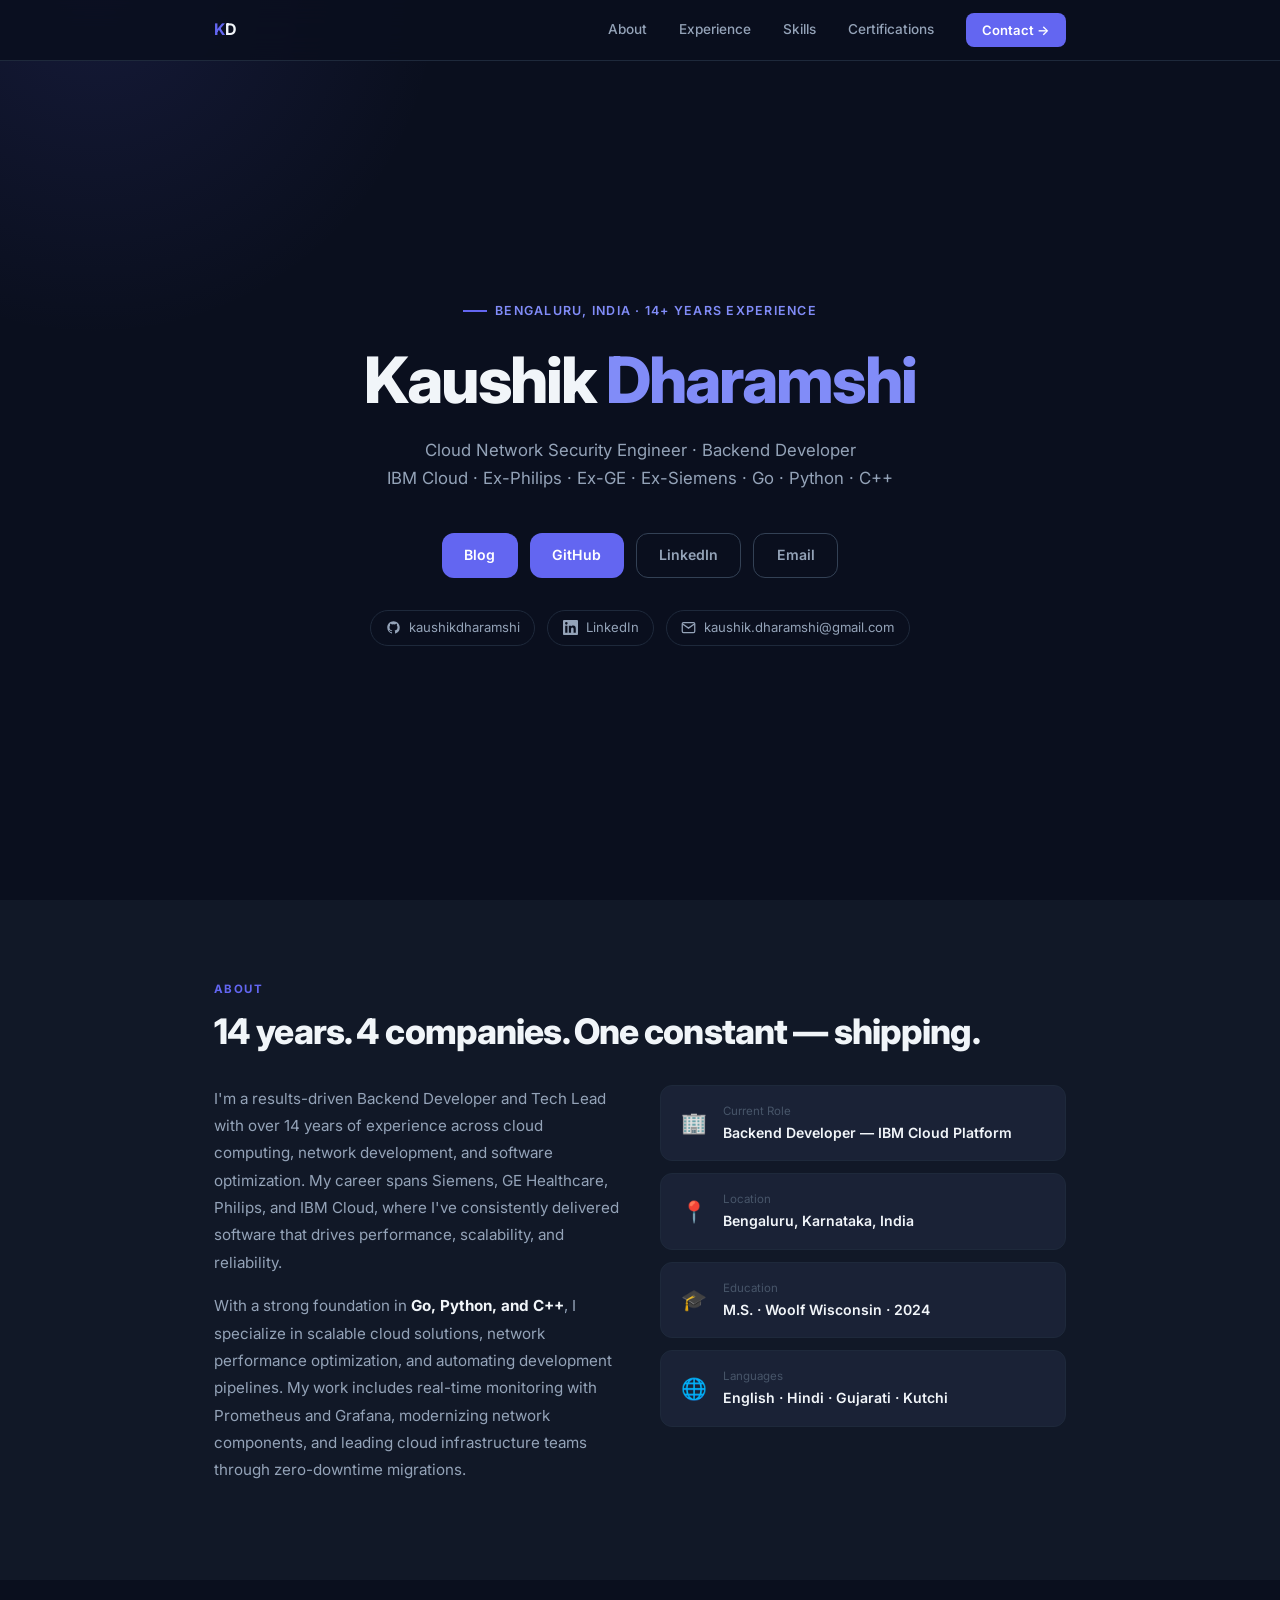
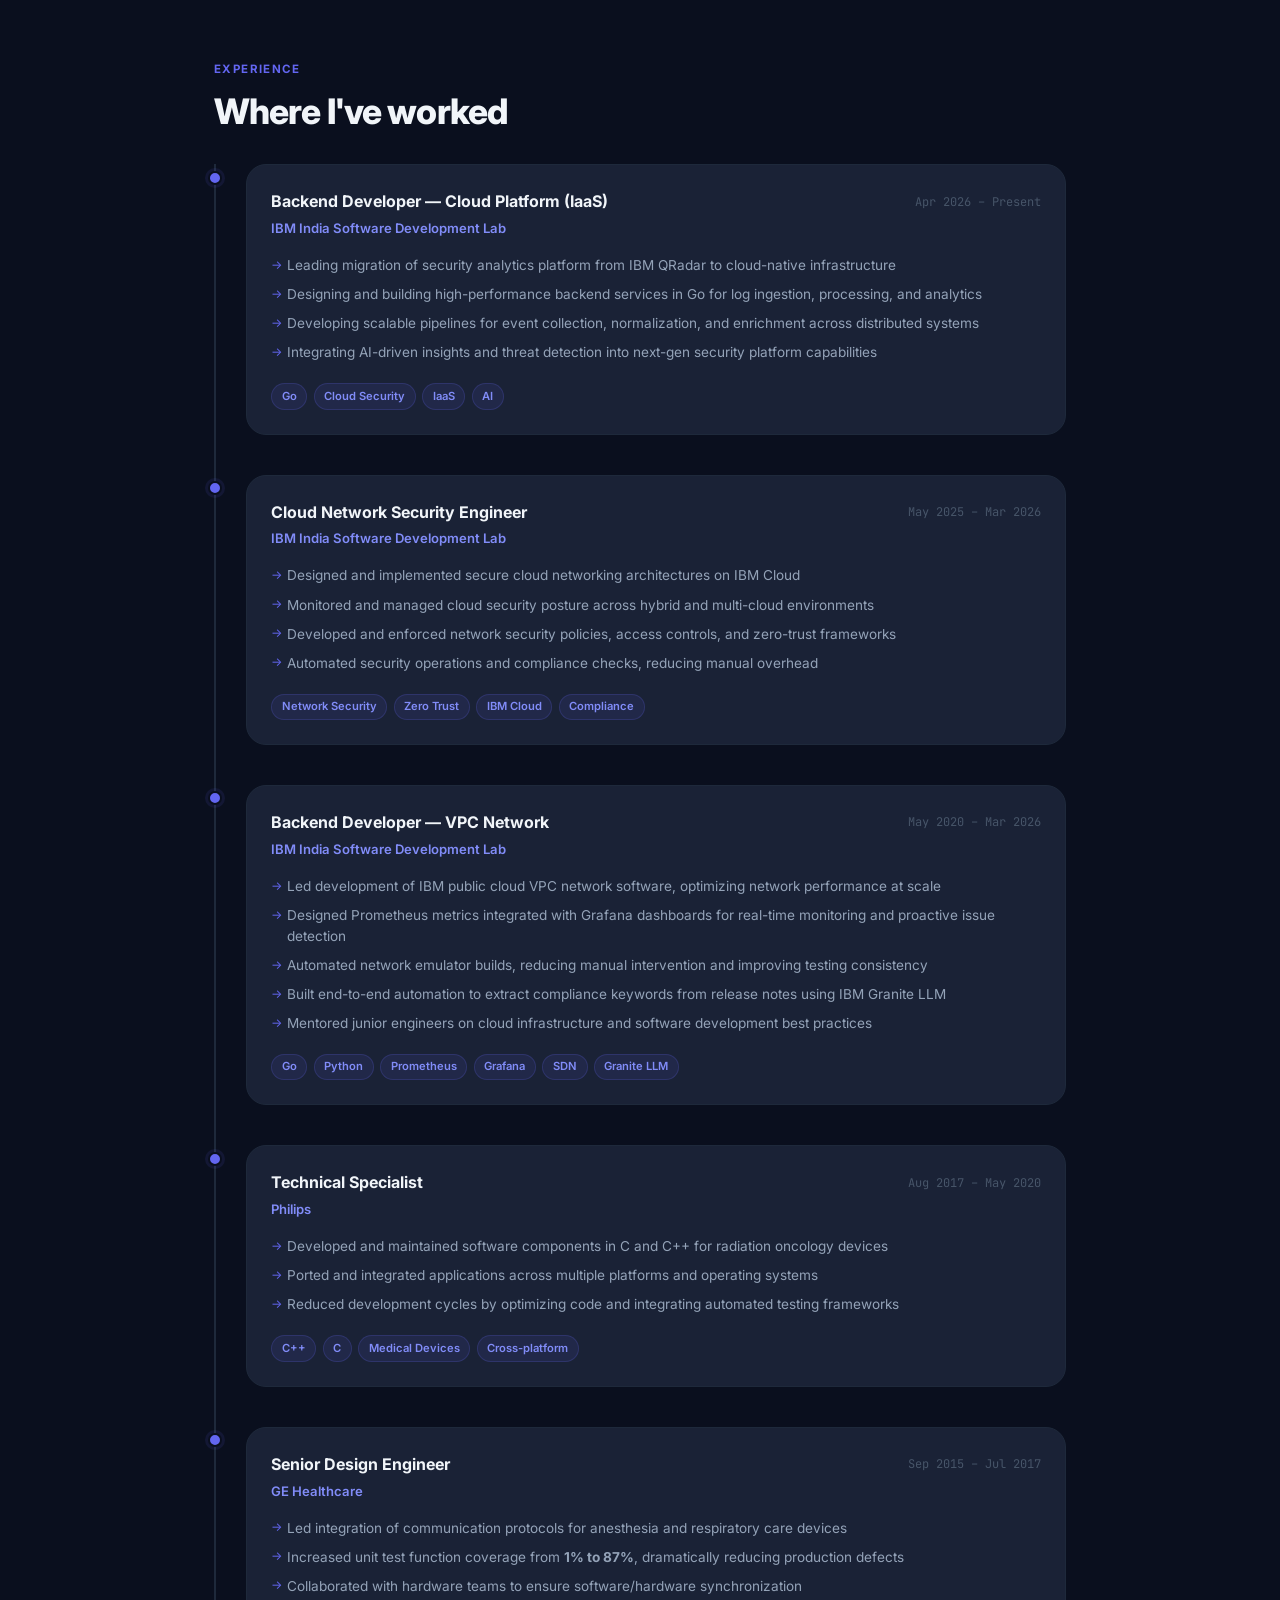
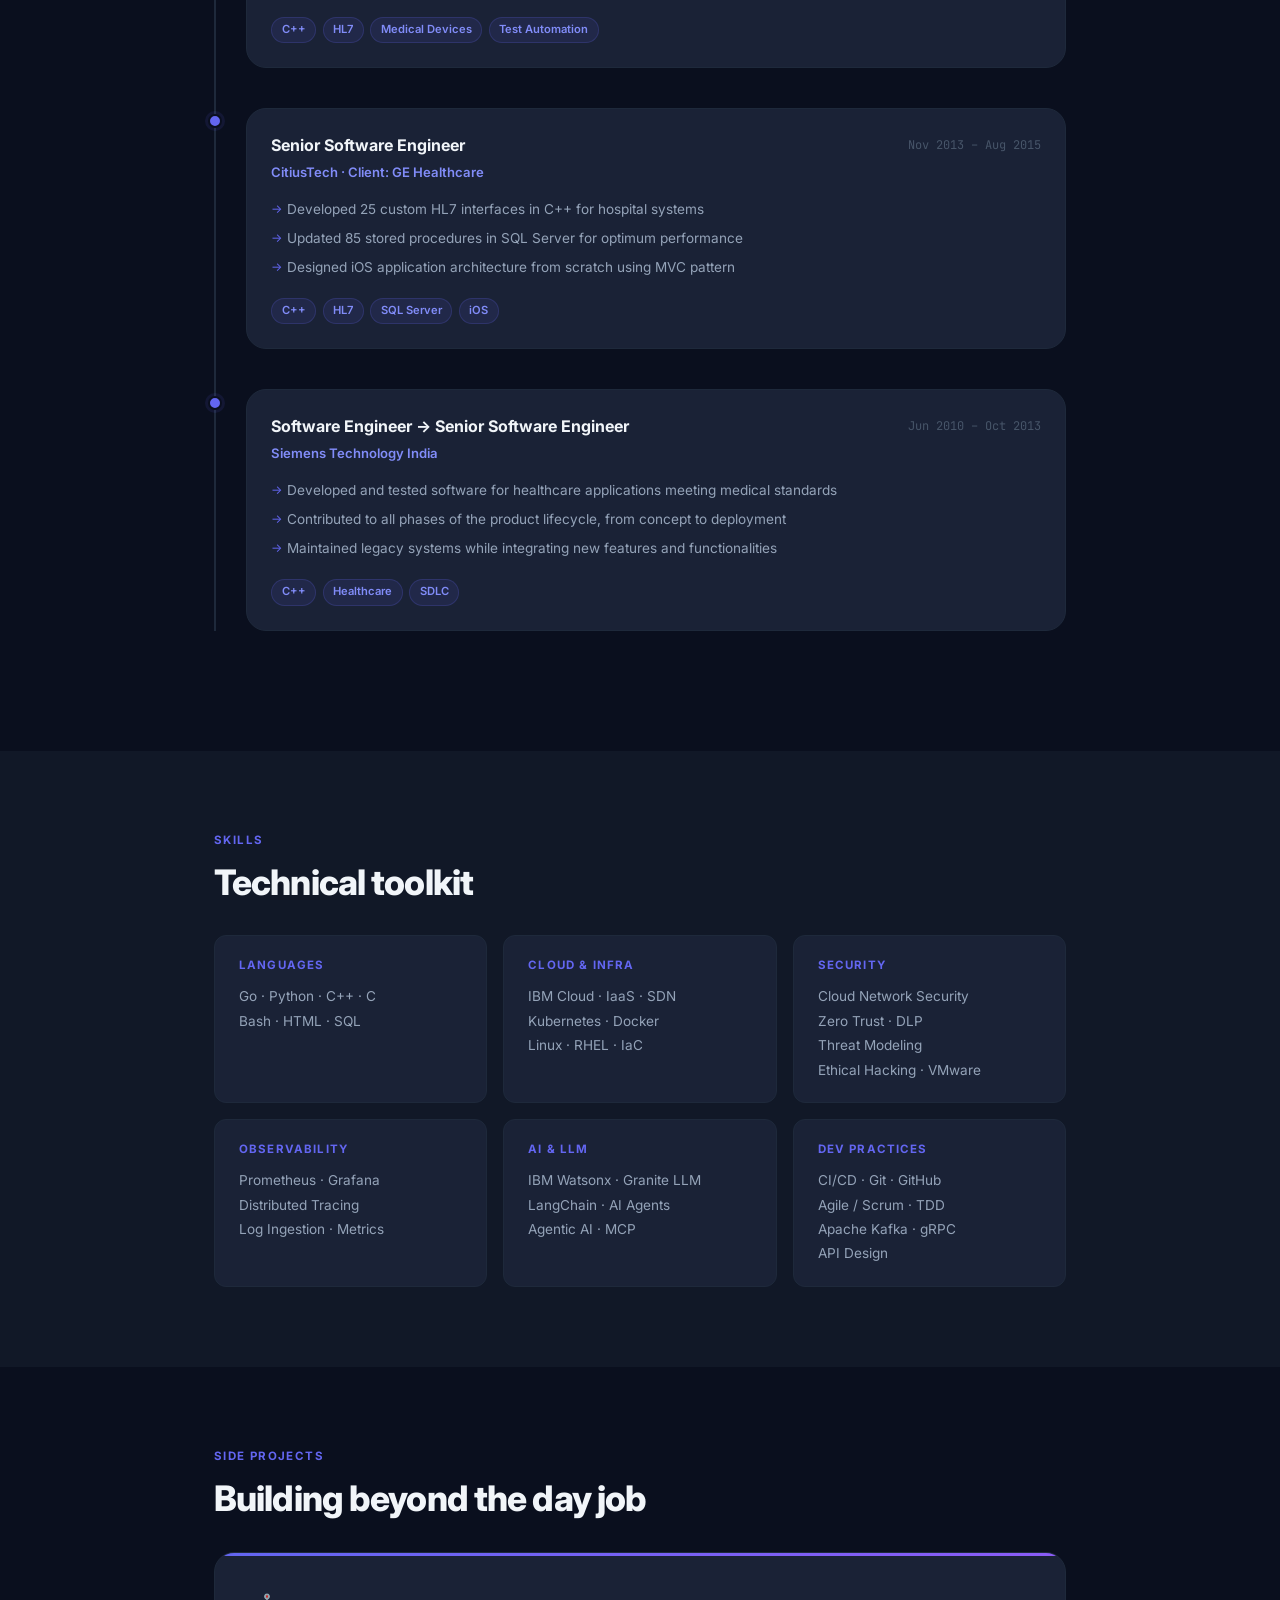
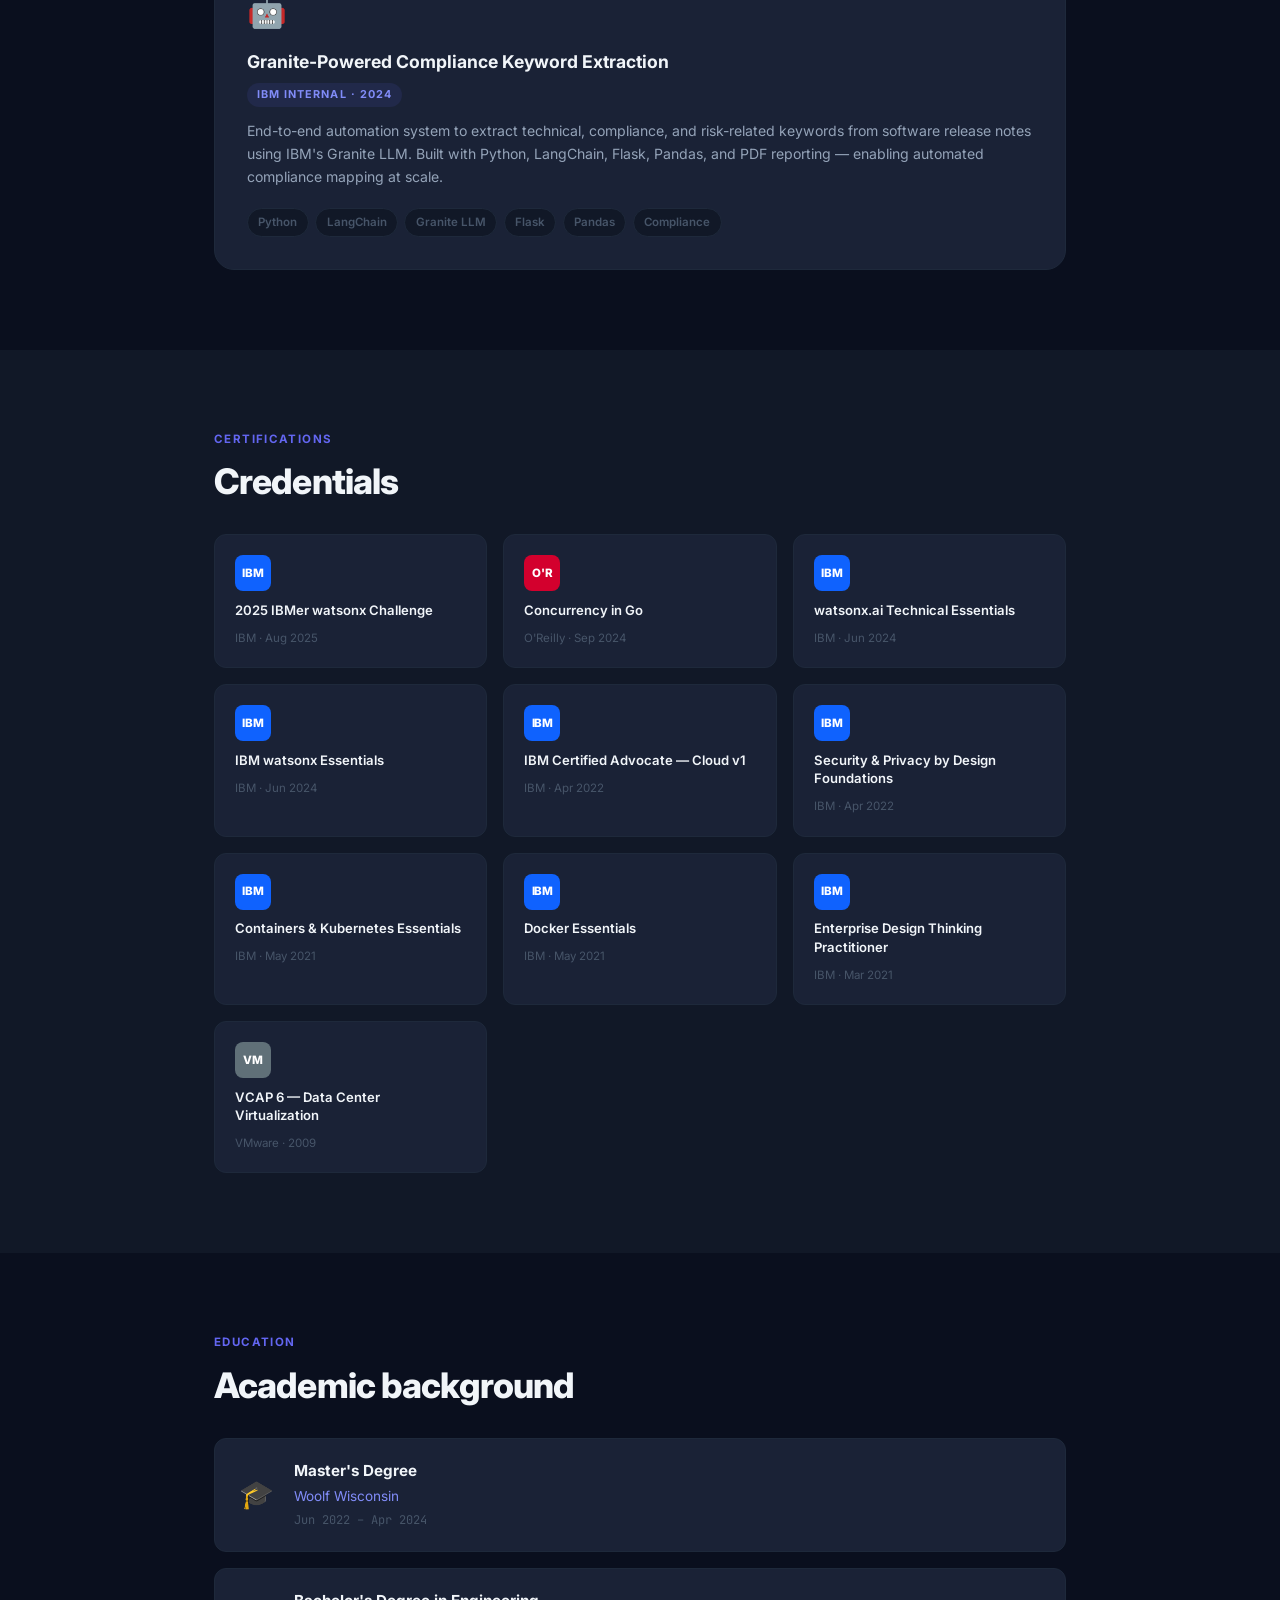
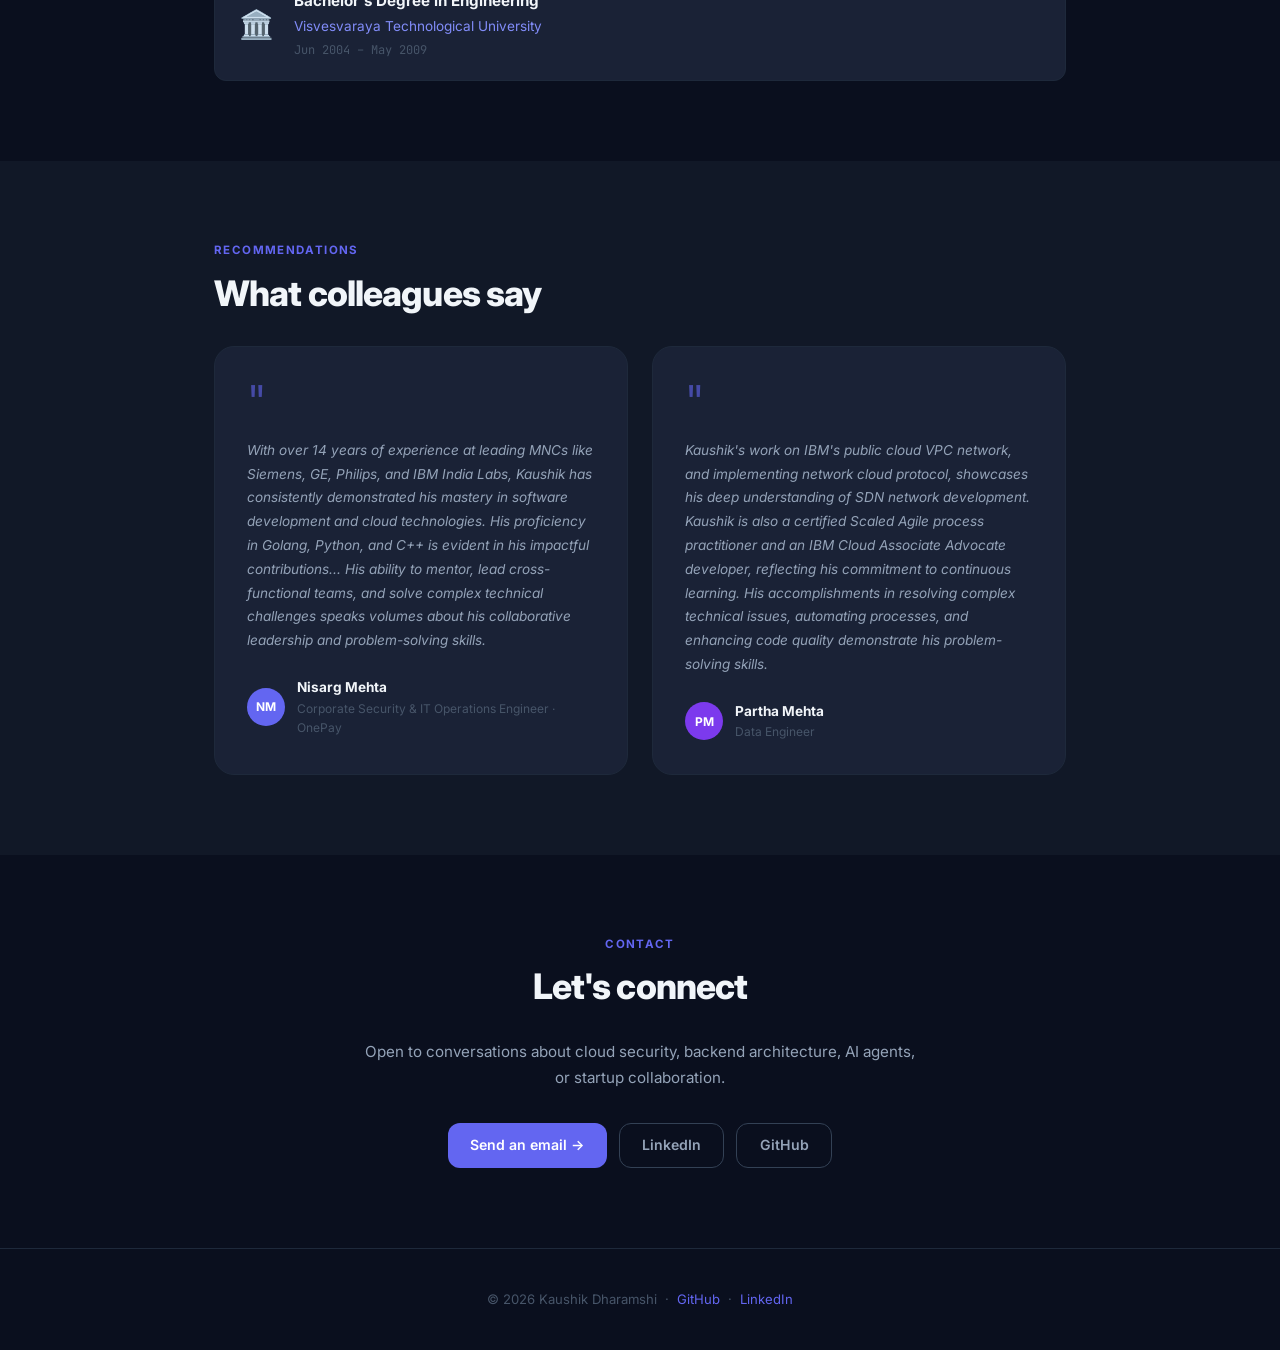
<file: index.html>
<!DOCTYPE html>
<html lang="en">
<head>
  <meta charset="UTF-8">
  <meta name="viewport" content="width=device-width, initial-scale=1.0">
  <title>Kaushik Dharamshi — Cloud Security Engineer & Backend Developer</title>
  <meta name="description" content="Kaushik Dharamshi — 14+ years in cloud infrastructure, backend development, and AI security. IBM Cloud, Go, Python, C++.">
  <meta name="author" content="Kaushik Dharamshi">
  <meta name="robots" content="index, follow">
  <link rel="canonical" href="https://kaushikdharamshi.com/">
  <meta property="og:type" content="profile">
  <meta property="og:title" content="Kaushik Dharamshi — Cloud Security Engineer & Backend Developer">
  <meta property="og:description" content="14+ years across IBM, Philips, GE, Siemens. Go · Python · Cloud Security · AI Agent Security.">
  <meta property="og:url" content="https://kaushikdharamshi.com/">
  <meta name="twitter:card" content="summary">
  <meta name="twitter:title" content="Kaushik Dharamshi — Cloud Security Engineer">
  <meta name="theme-color" content="#0a0f1e">
  <script type="application/ld+json">
  {
    "@context": "https://schema.org",
    "@type": "Person",
    "name": "Kaushik Dharamshi",
    "jobTitle": "Cloud Network Security Engineer & Backend Developer",
    "description": "14+ years of experience in cloud computing, network development, and AI security.",
    "email": "kaushik.dharamshi@gmail.com",
    "address": { "@type": "PostalAddress", "addressLocality": "Bengaluru", "addressRegion": "Karnataka", "addressCountry": "IN" },
    "worksFor": { "@type": "Organization", "name": "IBM India Software Development Lab" },
    "sameAs": [
      "https://github.com/kaushikdharamshi",
      "https://www.linkedin.com/in/kaushikdharamshi/"
    ]
  }
  </script>
  <link rel="icon" href="data:image/svg+xml,<svg xmlns='http://www.w3.org/2000/svg' viewBox='0 0 100 100'><text y='.9em' font-size='90'>K</text></svg>">
  <link rel="preconnect" href="https://fonts.googleapis.com">
  <link rel="preconnect" href="https://fonts.gstatic.com" crossorigin>
  <link href="https://fonts.googleapis.com/css2?family=Inter:wght@400;500;600;700;800&family=JetBrains+Mono:wght@400;500&display=swap" rel="stylesheet">
  <link rel="stylesheet" href="css/style.css">
</head>
<body>

  <!-- Nav -->
  <nav>
    <div class="nav-inner">
      <a href="#" class="nav-brand"><span>K</span>D</a>
      <div class="nav-links">
        <a href="#about">About</a>
        <a href="#experience">Experience</a>
        <a href="#skills">Skills</a>
        <a href="#certifications">Certifications</a>
        <a href="#contact" class="nav-cta">Contact →</a>
      </div>
    </div>
  </nav>

  <!-- Hero -->
  <section class="hero">
    <div class="hero-inner" style="text-align:center;align-items:center;">
      <div class="hero-label" style="justify-content:center;">Bengaluru, India · 14+ years experience</div>
      <h1>Kaushik <span class="accent">Dharamshi</span></h1>
      <p class="hero-sub" style="margin-left:auto;margin-right:auto;">
        Cloud Network Security Engineer · Backend Developer
        <br>
        <span style="color:var(--dim);">IBM Cloud · Ex-Philips · Ex-GE · Ex-Siemens · Go · Python · C++</span>
      </p>
      <div class="hero-links" style="justify-content:center;">
        <a href="blog/openclaw-autonomous-agents/" class="btn btn-primary">Blog</a>
        <a href="https://github.com/kaushikdharamshi" class="btn btn-primary" target="_blank">GitHub</a>
        <a href="https://www.linkedin.com/in/kaushikdharamshi/" class="btn btn-outline" target="_blank">LinkedIn</a>
        <a href="mailto:kaushik.dharamshi@gmail.com" class="btn btn-outline">Email</a>
      </div>
      <div class="social-strip" style="justify-content:center;">
        <a href="https://github.com/kaushikdharamshi" target="_blank" class="social-chip">
          <svg viewBox="0 0 24 24" fill="currentColor"><path d="M12 2C6.477 2 2 6.484 2 12.017c0 4.425 2.865 8.18 6.839 9.504.5.092.682-.217.682-.483 0-.237-.008-.868-.013-1.703-2.782.605-3.369-1.343-3.369-1.343-.454-1.158-1.11-1.466-1.11-1.466-.908-.62.069-.608.069-.608 1.003.07 1.531 1.032 1.531 1.032.892 1.53 2.341 1.088 2.91.832.092-.647.35-1.088.636-1.338-2.22-.253-4.555-1.113-4.555-4.951 0-1.093.39-1.988 1.029-2.688-.103-.253-.446-1.272.098-2.65 0 0 .84-.27 2.75 1.026A9.564 9.564 0 0112 6.844a9.59 9.59 0 012.504.337c1.909-1.296 2.747-1.027 2.747-1.027.546 1.379.202 2.398.1 2.651.64.7 1.028 1.595 1.028 2.688 0 3.848-2.339 4.695-4.566 4.943.359.309.678.92.678 1.855 0 1.338-.012 2.419-.012 2.747 0 .268.18.58.688.482A10.019 10.019 0 0022 12.017C22 6.484 17.522 2 12 2z"/></svg>
          kaushikdharamshi
        </a>
        <a href="https://www.linkedin.com/in/kaushikdharamshi/" target="_blank" class="social-chip">
          <svg viewBox="0 0 24 24" fill="currentColor"><path d="M20.447 20.452h-3.554v-5.569c0-1.328-.027-3.037-1.852-3.037-1.853 0-2.136 1.445-2.136 2.939v5.667H9.351V9h3.414v1.561h.046c.477-.9 1.637-1.85 3.37-1.85 3.601 0 4.267 2.37 4.267 5.455v6.286zM5.337 7.433a2.062 2.062 0 01-2.063-2.065 2.064 2.064 0 112.063 2.065zm1.782 13.019H3.555V9h3.564v11.452zM22.225 0H1.771C.792 0 0 .774 0 1.729v20.542C0 23.227.792 24 1.771 24h20.451C23.2 24 24 23.227 24 22.271V1.729C24 .774 23.2 0 22.222 0h.003z"/></svg>
          LinkedIn
        </a>
        <a href="mailto:kaushik.dharamshi@gmail.com" class="social-chip">
          <svg viewBox="0 0 24 24" fill="none" stroke="currentColor" stroke-width="2"><path d="M4 4h16c1.1 0 2 .9 2 2v12c0 1.1-.9 2-2 2H4c-1.1 0-2-.9-2-2V6c0-1.1.9-2 2-2z"/><polyline points="22,6 12,13 2,6"/></svg>
          kaushik.dharamshi@gmail.com
        </a>
      </div>
    </div>
  </section>

  <!-- About -->
  <section id="about" class="alt">
    <div class="container">
      <div class="section-label">About</div>
      <h2>14 years. 4 companies. One constant — shipping.</h2>
      <div class="about-grid">
        <div class="about-text">
          <p>I'm a results-driven Backend Developer and Tech Lead with over 14 years of experience across cloud computing, network development, and software optimization. My career spans Siemens, GE Healthcare, Philips, and IBM Cloud, where I've consistently delivered software that drives performance, scalability, and reliability.</p>
          <p>With a strong foundation in <strong>Go, Python, and C++</strong>, I specialize in scalable cloud solutions, network performance optimization, and automating development pipelines. My work includes real-time monitoring with Prometheus and Grafana, modernizing network components, and leading cloud infrastructure teams through zero-downtime migrations.</p>
        </div>
        <div class="stat-list">
          <div class="stat-item">
            <span class="stat-icon">🏢</span>
            <div>
              <div class="stat-label">Current Role</div>
              <div class="stat-val">Backend Developer — IBM Cloud Platform</div>
            </div>
          </div>
          <div class="stat-item">
            <span class="stat-icon">📍</span>
            <div>
              <div class="stat-label">Location</div>
              <div class="stat-val">Bengaluru, Karnataka, India</div>
            </div>
          </div>
          <div class="stat-item">
            <span class="stat-icon">🎓</span>
            <div>
              <div class="stat-label">Education</div>
              <div class="stat-val">M.S. · Woolf Wisconsin · 2024</div>
            </div>
          </div>
          <div class="stat-item">
            <span class="stat-icon">🌐</span>
            <div>
              <div class="stat-label">Languages</div>
              <div class="stat-val">English · Hindi · Gujarati · Kutchi</div>
            </div>
          </div>
        </div>
      </div>
    </div>
  </section>

  <!-- Experience -->
  <section id="experience">
    <div class="container">
      <div class="section-label">Experience</div>
      <h2>Where I've worked</h2>
      <div class="timeline">

        <div class="timeline-item">
          <div class="tl-dot"></div>
          <div class="tl-content">
            <div class="tl-header">
              <div>
                <div class="tl-title">Backend Developer — Cloud Platform (IaaS)</div>
                <div class="tl-company">IBM India Software Development Lab</div>
              </div>
              <div class="tl-date">Apr 2026 – Present</div>
            </div>
            <ul class="tl-bullets">
              <li>Leading migration of security analytics platform from IBM QRadar to cloud-native infrastructure</li>
              <li>Designing and building high-performance backend services in Go for log ingestion, processing, and analytics</li>
              <li>Developing scalable pipelines for event collection, normalization, and enrichment across distributed systems</li>
              <li>Integrating AI-driven insights and threat detection into next-gen security platform capabilities</li>
            </ul>
            <div class="tl-tags"><span class="tag-pill">Go</span><span class="tag-pill">Cloud Security</span><span class="tag-pill">IaaS</span><span class="tag-pill">AI</span></div>
          </div>
        </div>

        <div class="timeline-item">
          <div class="tl-dot"></div>
          <div class="tl-content">
            <div class="tl-header">
              <div>
                <div class="tl-title">Cloud Network Security Engineer</div>
                <div class="tl-company">IBM India Software Development Lab</div>
              </div>
              <div class="tl-date">May 2025 – Mar 2026</div>
            </div>
            <ul class="tl-bullets">
              <li>Designed and implemented secure cloud networking architectures on IBM Cloud</li>
              <li>Monitored and managed cloud security posture across hybrid and multi-cloud environments</li>
              <li>Developed and enforced network security policies, access controls, and zero-trust frameworks</li>
              <li>Automated security operations and compliance checks, reducing manual overhead</li>
            </ul>
            <div class="tl-tags"><span class="tag-pill">Network Security</span><span class="tag-pill">Zero Trust</span><span class="tag-pill">IBM Cloud</span><span class="tag-pill">Compliance</span></div>
          </div>
        </div>

        <div class="timeline-item">
          <div class="tl-dot"></div>
          <div class="tl-content">
            <div class="tl-header">
              <div>
                <div class="tl-title">Backend Developer — VPC Network</div>
                <div class="tl-company">IBM India Software Development Lab</div>
              </div>
              <div class="tl-date">May 2020 – Mar 2026</div>
            </div>
            <ul class="tl-bullets">
              <li>Led development of IBM public cloud VPC network software, optimizing network performance at scale</li>
              <li>Designed Prometheus metrics integrated with Grafana dashboards for real-time monitoring and proactive issue detection</li>
              <li>Automated network emulator builds, reducing manual intervention and improving testing consistency</li>
              <li>Built end-to-end automation to extract compliance keywords from release notes using IBM Granite LLM</li>
              <li>Mentored junior engineers on cloud infrastructure and software development best practices</li>
            </ul>
            <div class="tl-tags"><span class="tag-pill">Go</span><span class="tag-pill">Python</span><span class="tag-pill">Prometheus</span><span class="tag-pill">Grafana</span><span class="tag-pill">SDN</span><span class="tag-pill">Granite LLM</span></div>
          </div>
        </div>

        <div class="timeline-item">
          <div class="tl-dot"></div>
          <div class="tl-content">
            <div class="tl-header">
              <div>
                <div class="tl-title">Technical Specialist</div>
                <div class="tl-company">Philips</div>
              </div>
              <div class="tl-date">Aug 2017 – May 2020</div>
            </div>
            <ul class="tl-bullets">
              <li>Developed and maintained software components in C and C++ for radiation oncology devices</li>
              <li>Ported and integrated applications across multiple platforms and operating systems</li>
              <li>Reduced development cycles by optimizing code and integrating automated testing frameworks</li>
            </ul>
            <div class="tl-tags"><span class="tag-pill">C++</span><span class="tag-pill">C</span><span class="tag-pill">Medical Devices</span><span class="tag-pill">Cross-platform</span></div>
          </div>
        </div>

        <div class="timeline-item">
          <div class="tl-dot"></div>
          <div class="tl-content">
            <div class="tl-header">
              <div>
                <div class="tl-title">Senior Design Engineer</div>
                <div class="tl-company">GE Healthcare</div>
              </div>
              <div class="tl-date">Sep 2015 – Jul 2017</div>
            </div>
            <ul class="tl-bullets">
              <li>Led integration of communication protocols for anesthesia and respiratory care devices</li>
              <li>Increased unit test function coverage from <strong>1% to 87%</strong>, dramatically reducing production defects</li>
              <li>Collaborated with hardware teams to ensure software/hardware synchronization</li>
            </ul>
            <div class="tl-tags"><span class="tag-pill">C++</span><span class="tag-pill">HL7</span><span class="tag-pill">Medical Devices</span><span class="tag-pill">Test Automation</span></div>
          </div>
        </div>

        <div class="timeline-item">
          <div class="tl-dot"></div>
          <div class="tl-content">
            <div class="tl-header">
              <div>
                <div class="tl-title">Senior Software Engineer</div>
                <div class="tl-company">CitiusTech · Client: GE Healthcare</div>
              </div>
              <div class="tl-date">Nov 2013 – Aug 2015</div>
            </div>
            <ul class="tl-bullets">
              <li>Developed 25 custom HL7 interfaces in C++ for hospital systems</li>
              <li>Updated 85 stored procedures in SQL Server for optimum performance</li>
              <li>Designed iOS application architecture from scratch using MVC pattern</li>
            </ul>
            <div class="tl-tags"><span class="tag-pill">C++</span><span class="tag-pill">HL7</span><span class="tag-pill">SQL Server</span><span class="tag-pill">iOS</span></div>
          </div>
        </div>

        <div class="timeline-item">
          <div class="tl-dot"></div>
          <div class="tl-content">
            <div class="tl-header">
              <div>
                <div class="tl-title">Software Engineer → Senior Software Engineer</div>
                <div class="tl-company">Siemens Technology India</div>
              </div>
              <div class="tl-date">Jun 2010 – Oct 2013</div>
            </div>
            <ul class="tl-bullets">
              <li>Developed and tested software for healthcare applications meeting medical standards</li>
              <li>Contributed to all phases of the product lifecycle, from concept to deployment</li>
              <li>Maintained legacy systems while integrating new features and functionalities</li>
            </ul>
            <div class="tl-tags"><span class="tag-pill">C++</span><span class="tag-pill">Healthcare</span><span class="tag-pill">SDLC</span></div>
          </div>
        </div>

      </div>
    </div>
  </section>

  <!-- Skills -->
  <section id="skills" class="alt">
    <div class="container">
      <div class="section-label">Skills</div>
      <h2>Technical toolkit</h2>
      <div class="skills-grid">
        <div class="skill-card">
          <div class="skill-cat">Languages</div>
          <div class="skill-list">Go · Python · C++ · C<br>Bash · HTML · SQL</div>
        </div>
        <div class="skill-card">
          <div class="skill-cat">Cloud & Infra</div>
          <div class="skill-list">IBM Cloud · IaaS · SDN<br>Kubernetes · Docker<br>Linux · RHEL · IaC</div>
        </div>
        <div class="skill-card">
          <div class="skill-cat">Security</div>
          <div class="skill-list">Cloud Network Security<br>Zero Trust · DLP<br>Threat Modeling<br>Ethical Hacking · VMware</div>
        </div>
        <div class="skill-card">
          <div class="skill-cat">Observability</div>
          <div class="skill-list">Prometheus · Grafana<br>Distributed Tracing<br>Log Ingestion · Metrics</div>
        </div>
        <div class="skill-card">
          <div class="skill-cat">AI & LLM</div>
          <div class="skill-list">IBM Watsonx · Granite LLM<br>LangChain · AI Agents<br>Agentic AI · MCP</div>
        </div>
        <div class="skill-card">
          <div class="skill-cat">Dev Practices</div>
          <div class="skill-list">CI/CD · Git · GitHub<br>Agile / Scrum · TDD<br>Apache Kafka · gRPC<br>API Design</div>
        </div>
      </div>
    </div>
  </section>

  <!-- Projects -->
  <section id="projects">
    <div class="container">
      <div class="section-label">Side Projects</div>
      <h2>Building beyond the day job</h2>
      <div class="project-card">
        <div class="project-header">
          <div class="project-icon">🤖</div>
        </div>
        <div class="project-name">Granite-Powered Compliance Keyword Extraction</div>
        <span class="project-tag">IBM Internal · 2024</span>
        <p class="project-desc">
          End-to-end automation system to extract technical, compliance, and risk-related keywords from software release notes using IBM's Granite LLM. Built with Python, LangChain, Flask, Pandas, and PDF reporting — enabling automated compliance mapping at scale.
        </p>
        <div class="project-pills">
          <span class="pill">Python</span><span class="pill">LangChain</span><span class="pill">Granite LLM</span>
          <span class="pill">Flask</span><span class="pill">Pandas</span><span class="pill">Compliance</span>
        </div>
      </div>
    </div>
  </section>

  <!-- Certifications -->
  <section id="certifications" class="alt">
    <div class="container">
      <div class="section-label">Certifications</div>
      <h2>Credentials</h2>
      <div class="cert-grid">

        <a href="https://www.credly.com/badges/7648b7ee-086a-415a-a675-a954d77b20c8/linked_in_profile" target="_blank" class="cert-card">
          <div class="cert-logo ibm">IBM</div>
          <div class="cert-name">2025 IBMer watsonx Challenge</div>
          <div class="cert-meta">IBM · Aug 2025</div>
        </a>
        <a href="https://www.credly.com/badges/3ba0e669-8fcf-4b37-8862-7b9a20168df8/linked_in_profile" target="_blank" class="cert-card">
          <div class="cert-logo oreilly">O'R</div>
          <div class="cert-name">Concurrency in Go</div>
          <div class="cert-meta">O'Reilly · Sep 2024</div>
        </a>
        <a href="https://www.credly.com/badges/fef7935f-68aa-4957-b5d8-8d8d0ed0c8d6/linked_in_profile" target="_blank" class="cert-card">
          <div class="cert-logo ibm">IBM</div>
          <div class="cert-name">watsonx.ai Technical Essentials</div>
          <div class="cert-meta">IBM · Jun 2024</div>
        </a>
        <a href="https://www.credly.com/badges/da71ecd6-1ace-47b1-933a-4627477dcf82/linked_in_profile" target="_blank" class="cert-card">
          <div class="cert-logo ibm">IBM</div>
          <div class="cert-name">IBM watsonx Essentials</div>
          <div class="cert-meta">IBM · Jun 2024</div>
        </a>
        <a href="https://www.credly.com/badges/c5d562b1-98c2-4350-bd66-7ef5b6850578/linked_in_profile" target="_blank" class="cert-card">
          <div class="cert-logo ibm">IBM</div>
          <div class="cert-name">IBM Certified Advocate — Cloud v1</div>
          <div class="cert-meta">IBM · Apr 2022</div>
        </a>
        <a href="https://www.credly.com/badges/68801664-544c-451f-8851-4af792b79e22/linked_in_profile" target="_blank" class="cert-card">
          <div class="cert-logo ibm">IBM</div>
          <div class="cert-name">Security & Privacy by Design Foundations</div>
          <div class="cert-meta">IBM · Apr 2022</div>
        </a>
        <a href="https://www.credly.com/badges/1ac55973-f322-42d0-9837-ee4d47be2474/linked_in_profile" target="_blank" class="cert-card">
          <div class="cert-logo ibm">IBM</div>
          <div class="cert-name">Containers & Kubernetes Essentials</div>
          <div class="cert-meta">IBM · May 2021</div>
        </a>
        <a href="https://www.credly.com/badges/988f3c89-5a4e-43bb-8985-6a302d83b529/linked_in_profile" target="_blank" class="cert-card">
          <div class="cert-logo ibm">IBM</div>
          <div class="cert-name">Docker Essentials</div>
          <div class="cert-meta">IBM · May 2021</div>
        </a>
        <a href="https://www.credly.com/badges/53158c97-7609-4fc5-afbe-f67fd1d38b1a/linked_in_profile" target="_blank" class="cert-card">
          <div class="cert-logo ibm">IBM</div>
          <div class="cert-name">Enterprise Design Thinking Practitioner</div>
          <div class="cert-meta">IBM · Mar 2021</div>
        </a>
        <div class="cert-card">
          <div class="cert-logo vmware">VM</div>
          <div class="cert-name">VCAP 6 — Data Center Virtualization</div>
          <div class="cert-meta">VMware · 2009</div>
        </div>

      </div>
    </div>
  </section>

  <!-- Education -->
  <section id="education">
    <div class="container">
      <div class="section-label">Education</div>
      <h2>Academic background</h2>
      <div class="edu-list">
        <div class="edu-item">
          <div class="edu-icon">🎓</div>
          <div>
            <div class="edu-degree">Master's Degree</div>
            <div class="edu-school">Woolf Wisconsin</div>
            <div class="edu-years">Jun 2022 – Apr 2024</div>
          </div>
        </div>
        <div class="edu-item">
          <div class="edu-icon">🏛️</div>
          <div>
            <div class="edu-degree">Bachelor's Degree in Engineering</div>
            <div class="edu-school">Visvesvaraya Technological University</div>
            <div class="edu-years">Jun 2004 – May 2009</div>
          </div>
        </div>
      </div>
    </div>
  </section>

  <!-- Recommendations -->
  <section class="alt">
    <div class="container">
      <div class="section-label">Recommendations</div>
      <h2>What colleagues say</h2>
      <div class="reco-grid">
        <div class="reco-card">
          <div class="reco-quote">"</div>
          <p class="reco-text">With over 14 years of experience at leading MNCs like Siemens, GE, Philips, and IBM India Labs, Kaushik has consistently demonstrated his mastery in software development and cloud technologies. His proficiency in Golang, Python, and C++ is evident in his impactful contributions... His ability to mentor, lead cross-functional teams, and solve complex technical challenges speaks volumes about his collaborative leadership and problem-solving skills.</p>
          <div class="reco-author">
            <div class="reco-avatar">NM</div>
            <div>
              <div class="reco-name">Nisarg Mehta</div>
              <div class="reco-role">Corporate Security & IT Operations Engineer · OnePay</div>
            </div>
          </div>
        </div>
        <div class="reco-card">
          <div class="reco-quote">"</div>
          <p class="reco-text">Kaushik's work on IBM's public cloud VPC network, and implementing network cloud protocol, showcases his deep understanding of SDN network development. Kaushik is also a certified Scaled Agile process practitioner and an IBM Cloud Associate Advocate developer, reflecting his commitment to continuous learning. His accomplishments in resolving complex technical issues, automating processes, and enhancing code quality demonstrate his problem-solving skills.</p>
          <div class="reco-author">
            <div class="reco-avatar" style="background:#7c3aed;">PM</div>
            <div>
              <div class="reco-name">Partha Mehta</div>
              <div class="reco-role">Data Engineer</div>
            </div>
          </div>
        </div>
      </div>
    </div>
  </section>

  <!-- Contact -->
  <section id="contact">
    <div class="container" style="text-align:center;">
      <div class="section-label" style="text-align:center;">Contact</div>
      <h2>Let's connect</h2>
      <p class="section-sub" style="margin: 0 auto 2rem;">Open to conversations about cloud security, backend architecture, AI agents, or startup collaboration.</p>
      <div style="display:flex;gap:.75rem;justify-content:center;flex-wrap:wrap;">
        <a href="mailto:kaushik.dharamshi@gmail.com" class="btn btn-primary">Send an email →</a>
        <a href="https://www.linkedin.com/in/kaushikdharamshi/" class="btn btn-outline" target="_blank">LinkedIn</a>
        <a href="https://github.com/kaushikdharamshi" class="btn btn-outline" target="_blank">GitHub</a>
      </div>
    </div>
  </section>

  <!-- Footer -->
  <footer>
    <div class="footer-inner">
      <p class="footer-copy">
        &copy; 2026 Kaushik Dharamshi &nbsp;·&nbsp;
        <a href="https://github.com/kaushikdharamshi">GitHub</a> &nbsp;·&nbsp;
        <a href="https://www.linkedin.com/in/kaushikdharamshi/">LinkedIn</a>
      </p>
    </div>
  </footer>

</body>
</html>
</file>
<file: css/style.css>
*, *::before, *::after { box-sizing: border-box; margin: 0; padding: 0; }

:root {
  --bg:           #0a0f1e;
  --bg-card:      #111827;
  --bg-elevated:  #1a2236;
  --border:       #1e293b;
  --border-hover: #334155;
  --accent:       #6366f1;
  --accent-light: #818cf8;
  --accent-bg:    rgba(99,102,241,0.1);
  --success:      #22c55e;
  --text:         #f1f5f9;
  --text-sub:     #94a3b8;
  --text-dim:     #475569;
  --radius:       12px;
  --radius-lg:    20px;
  --ease:         cubic-bezier(.4,0,.2,1);
  --shadow:       0 4px 24px rgba(0,0,0,.4);
}

html { scroll-behavior: smooth; }
body {
  font-family: 'Inter', system-ui, sans-serif;
  background: var(--bg); color: var(--text);
  line-height: 1.6; -webkit-font-smoothing: antialiased;
}
a { color: inherit; text-decoration: none; }

/* ── Layout ── */
.container { max-width: 900px; margin: 0 auto; padding: 0 1.5rem; }

/* ── Nav ── */
nav {
  position: fixed; top: 0; left: 0; right: 0; z-index: 100;
  backdrop-filter: blur(16px);
  background: rgba(10,15,30,0.85);
  border-bottom: 1px solid var(--border);
}
.nav-inner {
  max-width: 900px; margin: 0 auto; padding: 0 1.5rem;
  height: 60px; display: flex; align-items: center; justify-content: space-between;
}
.nav-brand { font-weight: 700; font-size: 1rem; letter-spacing: -0.02em; }
.nav-brand span { color: var(--accent); }
.nav-links { display: flex; gap: 2rem; align-items: center; }
.nav-links a { font-size: 0.85rem; color: var(--text-sub); transition: color .2s; font-weight: 500; }
.nav-links a:hover { color: var(--text); }
.nav-cta {
  background: var(--accent); color: #fff !important;
  padding: 0.4rem 1rem; border-radius: 8px;
  font-size: 0.82rem !important; font-weight: 600 !important;
  transition: opacity .2s !important;
}
.nav-cta:hover { opacity: 0.85; }

/* ── Hero ── */
.hero {
  min-height: 100vh; display: flex; align-items: center;
  padding: 100px 1.5rem 60px; position: relative; overflow: hidden;
}
.hero::before {
  content: ''; position: absolute; top: -40%; left: -20%;
  width: 700px; height: 700px; border-radius: 50%;
  background: radial-gradient(circle, rgba(99,102,241,.12) 0%, transparent 70%);
  pointer-events: none;
}
.hero-inner { max-width: 900px; margin: 0 auto; width: 100%; }
.hero-label {
  display: inline-flex; align-items: center; gap: 0.5rem;
  font-size: 0.78rem; font-weight: 600; letter-spacing: 0.1em;
  text-transform: uppercase; color: var(--accent-light); margin-bottom: 1.5rem;
}
.hero-label::before { content: ''; width: 24px; height: 2px; background: var(--accent); }
h1 {
  font-size: clamp(2.4rem, 6vw, 4rem); font-weight: 800;
  letter-spacing: -0.03em; line-height: 1.1; margin-bottom: 1.25rem;
}
h1 .accent { color: var(--accent-light); }
.hero-sub { font-size: 1.05rem; color: var(--text-sub); max-width: 560px; line-height: 1.7; margin-bottom: 2.5rem; }
.hero-links { display: flex; flex-wrap: wrap; gap: 0.75rem; margin-bottom: 2rem; }

/* ── Buttons ── */
.btn {
  display: inline-flex; align-items: center; gap: 0.4rem;
  padding: 0.65rem 1.4rem; border-radius: var(--radius);
  font-size: 0.88rem; font-weight: 600;
  transition: all .2s var(--ease); cursor: pointer; border: none;
}
.btn-primary { background: var(--accent); color: #fff; }
.btn-primary:hover { background: var(--accent-light); transform: translateY(-2px); }
.btn-outline { background: transparent; color: var(--text-sub); border: 1px solid var(--border-hover); }
.btn-outline:hover { border-color: var(--accent); color: var(--text); transform: translateY(-2px); }

/* ── Social strip ── */
.social-strip { display: flex; flex-wrap: wrap; gap: 0.75rem; }
.social-chip {
  display: flex; align-items: center; gap: 0.5rem;
  font-size: 0.82rem; color: var(--text-sub);
  padding: 0.4rem 0.9rem; border: 1px solid var(--border); border-radius: 999px;
  transition: all .2s;
}
.social-chip:hover { border-color: var(--accent); color: var(--accent-light); }
.social-chip svg { width: 15px; height: 15px; flex-shrink: 0; }

/* ── Section ── */
section { padding: 5rem 1.5rem; }
section.alt { background: var(--bg-card); }
.section-label {
  font-size: 0.72rem; font-weight: 700; letter-spacing: 0.12em;
  text-transform: uppercase; color: var(--accent); margin-bottom: 0.75rem;
}
h2 { font-size: clamp(1.6rem, 3vw, 2.2rem); font-weight: 800; letter-spacing: -0.025em; margin-bottom: 2rem; line-height: 1.2; }
.section-sub { color: var(--text-sub); font-size: 0.95rem; max-width: 560px; line-height: 1.7; margin-bottom: 2.5rem; }

/* ── About ── */
.about-grid { display: grid; grid-template-columns: 1fr 1fr; gap: 2.5rem; }
.about-text { color: var(--text-sub); line-height: 1.8; font-size: 0.95rem; }
.about-text p { margin-bottom: 1rem; }
.about-text strong { color: var(--text); }
.stat-list { display: flex; flex-direction: column; gap: 0.75rem; }
.stat-item {
  background: var(--bg-elevated); border: 1px solid var(--border);
  border-radius: var(--radius); padding: 1rem 1.25rem;
  display: flex; align-items: center; gap: 1rem;
}
.stat-icon { font-size: 1.3rem; }
.stat-label { font-size: 0.72rem; color: var(--text-dim); margin-bottom: 0.1rem; }
.stat-val { font-size: 0.88rem; font-weight: 600; }

/* ── Timeline ── */
.timeline { position: relative; padding-left: 2rem; }
.timeline::before {
  content: ''; position: absolute; left: 0; top: 0; bottom: 0;
  width: 2px; background: var(--border);
}
.timeline-item { position: relative; margin-bottom: 2.5rem; }
.tl-dot {
  position: absolute; left: -2.35rem; top: 0.4rem;
  width: 14px; height: 14px; border-radius: 50%;
  background: var(--accent); border: 2px solid var(--bg);
  box-shadow: 0 0 0 3px var(--accent-bg);
}
.tl-content {
  background: var(--bg-elevated); border: 1px solid var(--border);
  border-radius: var(--radius-lg); padding: 1.5rem;
  transition: border-color .2s;
}
.tl-content:hover { border-color: var(--border-hover); }
.tl-header { display: flex; justify-content: space-between; align-items: flex-start; gap: 1rem; margin-bottom: 0.75rem; flex-wrap: wrap; }
.tl-title { font-size: 1rem; font-weight: 700; margin-bottom: 0.2rem; }
.tl-company { font-size: 0.82rem; color: var(--accent-light); font-weight: 600; }
.tl-date { font-size: 0.75rem; color: var(--text-dim); font-family: 'JetBrains Mono', monospace; white-space: nowrap; padding-top: 0.2rem; }
.tl-bullets { list-style: none; margin: 0.5rem 0 1rem; }
.tl-bullets li {
  font-size: 0.85rem; color: var(--text-sub); padding: 0.25rem 0;
  padding-left: 1rem; position: relative; line-height: 1.55;
}
.tl-bullets li::before { content: '→'; position: absolute; left: 0; color: var(--accent); font-size: 0.75rem; top: 0.3rem; }
.tl-tags { display: flex; flex-wrap: wrap; gap: 0.4rem; }
.tag-pill {
  font-size: 0.7rem; font-weight: 600; padding: 0.2rem 0.6rem;
  border-radius: 999px; background: var(--accent-bg); color: var(--accent-light);
  border: 1px solid rgba(99,102,241,0.2);
}

/* ── Skills ── */
.skills-grid { display: grid; grid-template-columns: repeat(3, 1fr); gap: 1rem; }
.skill-card {
  background: var(--bg-elevated); border: 1px solid var(--border);
  border-radius: var(--radius); padding: 1.25rem 1.5rem; transition: border-color .2s;
}
.skill-card:hover { border-color: var(--accent); }
.skill-cat { font-size: 0.72rem; font-weight: 700; text-transform: uppercase; letter-spacing: 0.1em; color: var(--accent); margin-bottom: 0.6rem; }
.skill-list { font-size: 0.85rem; color: var(--text-sub); line-height: 1.8; }

/* ── Project cards ── */
.project-card {
  background: var(--bg-elevated); border: 1px solid var(--border);
  border-radius: var(--radius-lg); padding: 2rem; position: relative; overflow: hidden;
  transition: all .3s var(--ease);
}
.project-card::before {
  content: ''; position: absolute; top: 0; left: 0; right: 0; height: 3px;
  background: linear-gradient(90deg, var(--accent), #8b5cf6);
}
.project-card:hover { border-color: var(--border-hover); transform: translateY(-3px); box-shadow: var(--shadow); }
.project-header { display: flex; align-items: flex-start; justify-content: space-between; gap: 1rem; margin-bottom: 0.75rem; }
.project-icon { font-size: 2rem; }
.project-links { display: flex; gap: 0.5rem; }
.project-link {
  font-size: 0.75rem; font-weight: 600; padding: 0.3rem 0.75rem;
  border-radius: 6px; border: 1px solid var(--border-hover); color: var(--text-sub); transition: all .2s;
}
.project-link:hover { border-color: var(--accent); color: var(--accent-light); }
.project-name { font-size: 1.1rem; font-weight: 700; margin-bottom: 0.25rem; }
.project-tag {
  display: inline-block; font-size: 0.68rem; font-weight: 700;
  text-transform: uppercase; letter-spacing: 0.1em;
  padding: 0.2rem 0.6rem; border-radius: 999px;
  background: var(--accent-bg); color: var(--accent-light); margin-bottom: 0.75rem;
}
.project-desc { font-size: 0.88rem; color: var(--text-sub); line-height: 1.65; margin-bottom: 1.25rem; }
.project-pills { display: flex; flex-wrap: wrap; gap: 0.4rem; }
.pill {
  font-size: 0.72rem; font-weight: 600; padding: 0.25rem 0.65rem;
  border-radius: 999px; background: var(--bg-card); border: 1px solid var(--border); color: var(--text-dim);
}

/* ── Certifications ── */
.cert-grid { display: grid; grid-template-columns: repeat(3, 1fr); gap: 1rem; }
.cert-card {
  background: var(--bg-elevated); border: 1px solid var(--border);
  border-radius: var(--radius); padding: 1.25rem;
  transition: all .2s; display: flex; flex-direction: column; gap: 0.6rem;
}
.cert-card:hover { border-color: var(--accent); transform: translateY(-2px); }
.cert-logo {
  width: 36px; height: 36px; border-radius: 8px;
  display: flex; align-items: center; justify-content: center;
  font-size: 0.72rem; font-weight: 800; letter-spacing: -0.02em;
}
.cert-logo.ibm     { background: #0f62fe; color: #fff; }
.cert-logo.oreilly { background: #d3002d; color: #fff; }
.cert-logo.vmware  { background: #607078; color: #fff; }
.cert-name { font-size: 0.82rem; font-weight: 600; line-height: 1.4; }
.cert-meta { font-size: 0.72rem; color: var(--text-dim); }

/* ── Education ── */
.edu-list { display: flex; flex-direction: column; gap: 1rem; }
.edu-item {
  background: var(--bg-elevated); border: 1px solid var(--border);
  border-radius: var(--radius); padding: 1.25rem 1.5rem;
  display: flex; align-items: center; gap: 1.25rem;
}
.edu-icon { font-size: 1.75rem; }
.edu-degree { font-size: 0.95rem; font-weight: 700; }
.edu-school { font-size: 0.85rem; color: var(--accent-light); margin: 0.2rem 0; }
.edu-years  { font-size: 0.75rem; color: var(--text-dim); font-family: 'JetBrains Mono', monospace; }

/* ── Recommendations ── */
.reco-grid { display: grid; grid-template-columns: 1fr 1fr; gap: 1.5rem; }
.reco-card {
  background: var(--bg-elevated); border: 1px solid var(--border);
  border-radius: var(--radius-lg); padding: 2rem; position: relative;
}
.reco-quote { font-size: 3rem; color: var(--accent); line-height: 1; margin-bottom: 0.75rem; opacity: 0.6; }
.reco-text { font-size: 0.85rem; color: var(--text-sub); line-height: 1.75; margin-bottom: 1.5rem; font-style: italic; }
.reco-author { display: flex; align-items: center; gap: 0.75rem; }
.reco-avatar {
  width: 38px; height: 38px; border-radius: 50%;
  background: var(--accent); color: #fff;
  display: flex; align-items: center; justify-content: center;
  font-size: 0.75rem; font-weight: 700; flex-shrink: 0;
}
.reco-name { font-size: 0.85rem; font-weight: 700; }
.reco-role { font-size: 0.75rem; color: var(--text-dim); }

/* ── Footer ── */
footer { border-top: 1px solid var(--border); padding: 2.5rem 1.5rem; text-align: center; }
.footer-inner { max-width: 900px; margin: 0 auto; }
.footer-copy { font-size: 0.82rem; color: var(--text-dim); }
.footer-copy a { color: var(--accent); }
.footer-copy a:hover { color: var(--accent-light); }

/* ── Responsive ── */
@media (max-width: 768px) {
  .about-grid { grid-template-columns: 1fr; }
  .skills-grid { grid-template-columns: 1fr 1fr; }
  .cert-grid   { grid-template-columns: 1fr 1fr; }
  .reco-grid   { grid-template-columns: 1fr; }
  .tl-header   { flex-direction: column; }
  .nav-links   { display: none; }
}
@media (max-width: 480px) {
  .skills-grid { grid-template-columns: 1fr; }
  .cert-grid   { grid-template-columns: 1fr; }
}
</file>
